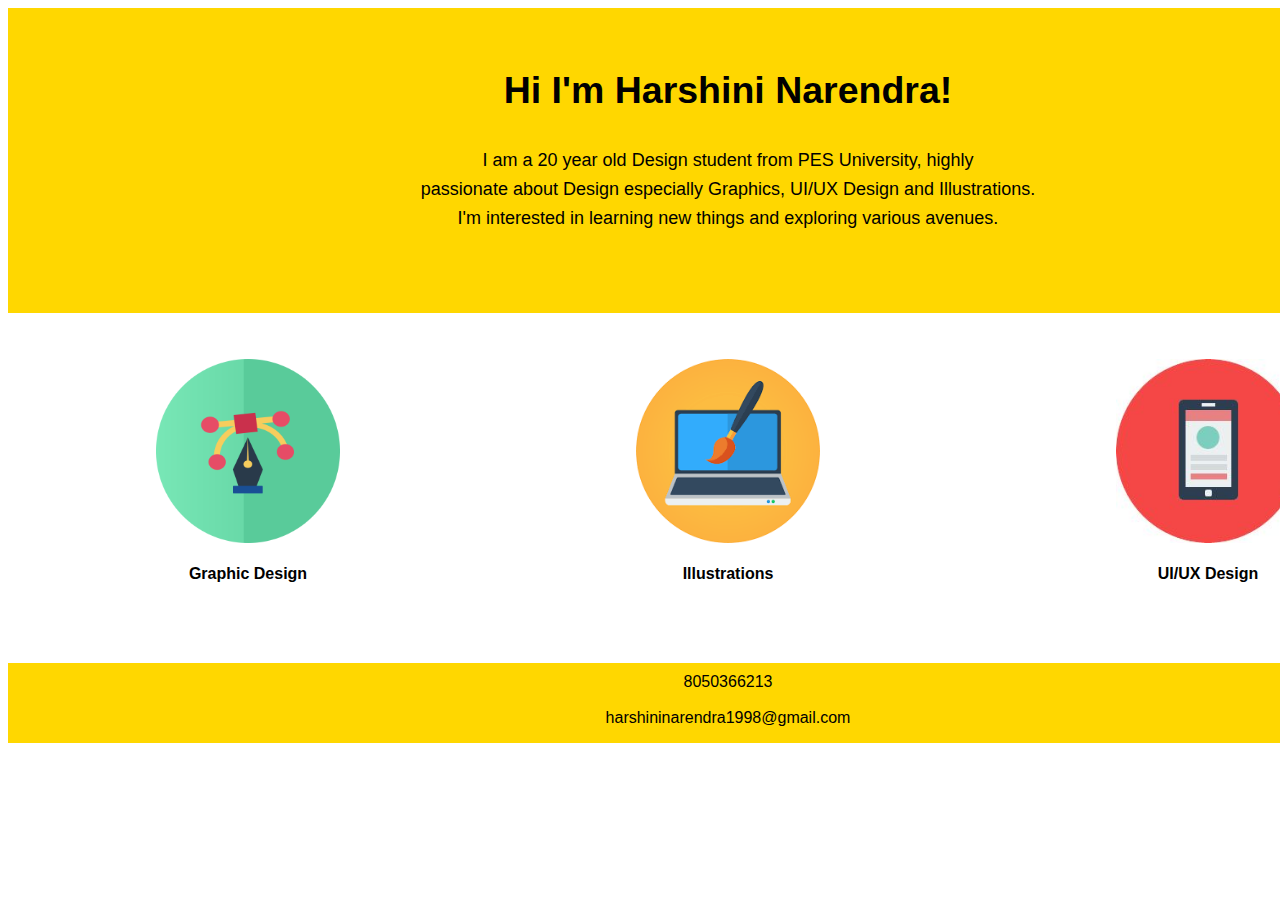
<file: index.html>
<!DOCTYPE html>
<html>
<head>
<link rel="stylesheet" href="style.css">


</head>
<body>


<div class="grid">
  <div class="one">
    <h2>Hi I'm Harshini Narendra!</h2>
    <p1>I am a 20 year old Design student from PES University, highly <br>passionate about
     Design especially Graphics, UI/UX Design and Illustrations.<br>I'm interested in learning new things and exploring various avenues.</p1>
  </div>
  
  <div class="two" style="background-color: white;">
    <br><br>
    <center>
    <a href = "illustrate.html"><img src="illustration.png" alt="Graphic Design" height="40%" width="40%"></a>
    <br><br>
  Graphic Design</center>
  </div>
  <div class="three" style="background-color: white"> 
    <br><br>
    <center>
  <a href = "illustrate.html"> <img src="images.png" alt="Illustrations" height ="40%" width="40%"></a>
<br><br>
Illustrations</center>
  </div> 
  <div class="four" style="background-color: white;"><center>
    <br><br>
    <a href="illustrate.html"><img src="kay.jpg" alt="UI/UX Design" width="40%" height="40%"></a>
    <br><br>
  UI/UX Design</center>
  </div>
  
  <div class="five">

8050366213 <br><br>  harshininarendra1998@gmail.com
  </div>
</div>

</body>
</html>
</file>
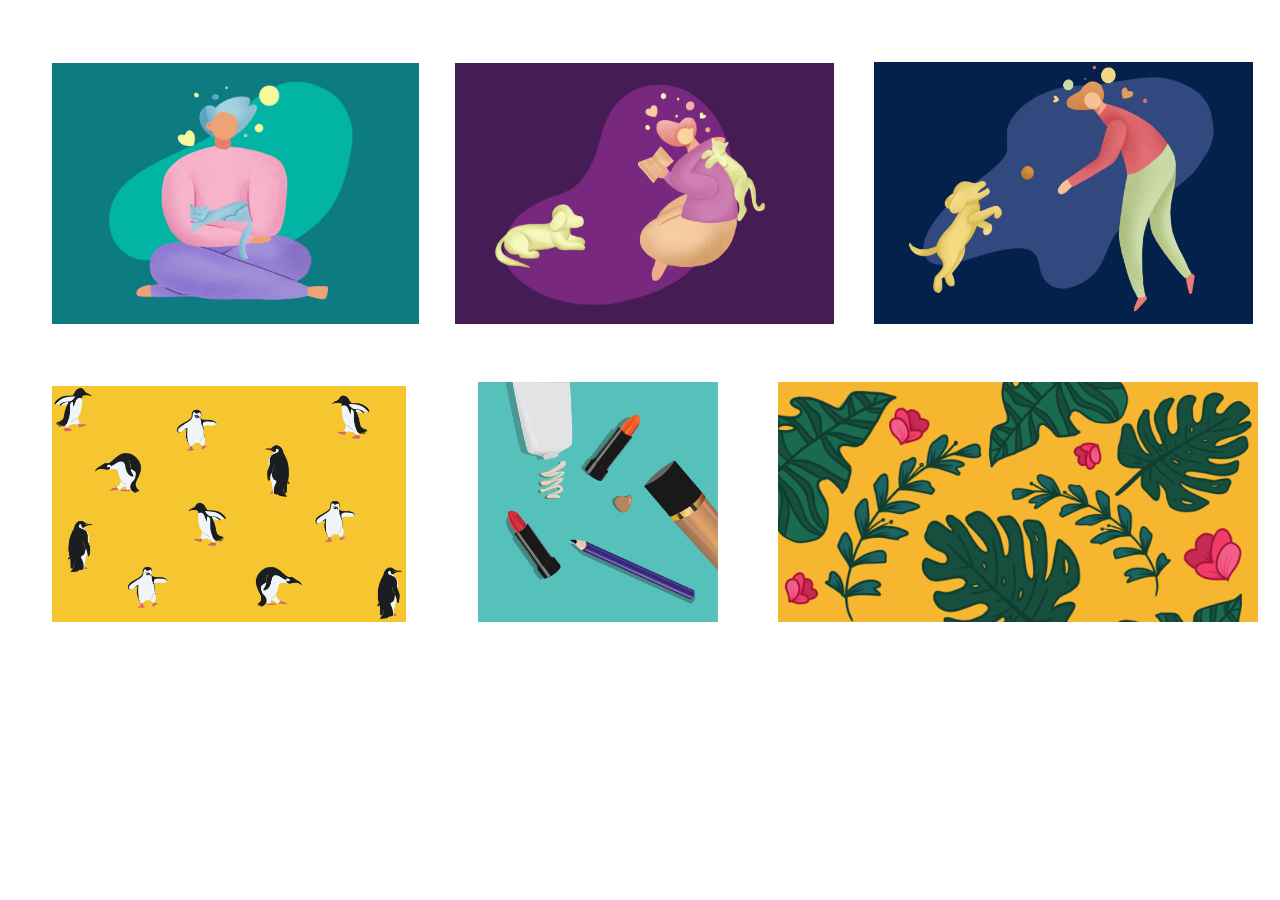
<file: illustrate.html>
<!DOCTYPE html>
<html>
<head>
	<body>
<br><br><br>
&nbsp; &nbsp; &nbsp;&nbsp;&nbsp;&nbsp; &nbsp; <img src="cat.jpg" height="20%" width= "29%">&nbsp;
&nbsp;&nbsp; &nbsp; &nbsp;
<img src="both.jpg" height="30%" width="30%">
&nbsp; &nbsp; &nbsp;&nbsp; &nbsp;
<img src="dog.jpg" height="30%" width="30%">

<br><br><br><br>
&nbsp; &nbsp; &nbsp;&nbsp;&nbsp;&nbsp; &nbsp; <img src="penguin.jpg" height="19%" width= "28%">&nbsp;
&nbsp;&nbsp; &nbsp; &nbsp;&nbsp; &nbsp;&nbsp; &nbsp;&nbsp; &nbsp;
<img src="Makeup.jpg" height="9%" width="19%">
&nbsp; &nbsp; &nbsp;&nbsp; &nbsp;&nbsp;&nbsp; &nbsp;&nbsp; 
<img src="plant.jpg" height="13%" width="38%">

</body>
</html>
</file>
<file: style.css>
*{
  box-sizing: border-box;
}
body {
  font-family: Arial, Helvetica ;
}


.one {
  grid-area: one;
  background-color: #FFD700;
  padding: 30px;
  height: 305px;
  text-align: center;
  font-size: 25px;
}

.one > p1{
  font-size: 18px;
  text-align : center;
}

.grid {
  display: grid;
  grid-template-columns: auto auto auto auto auto auto;
  grid-template-rows: auto auto auto auto auto auto;
  grid-template-areas: 
    "one one one one one one"
    "two two three three four four"
    "five five five five five five";

} 

.two,
.three,
.four {
  padding: 10px;
  font-weight: bold;
  width: 480px;
  height: 350px; 
}


.two {
  grid-area: two;
}

.two center > a > img:hover{
  width: 220px;
}


.three {
  grid-area: three;
}
.three center > a > img:hover{
  width: 230px;
}

.four {
  grid-area: four;
}

.four center > a > img:hover{
  width: 220px;
}
.five {
  grid-area: five;
  height:80px;
  background-color: #FFD700;
  padding: 10px;
  text-align: center;

}


}
</file>
